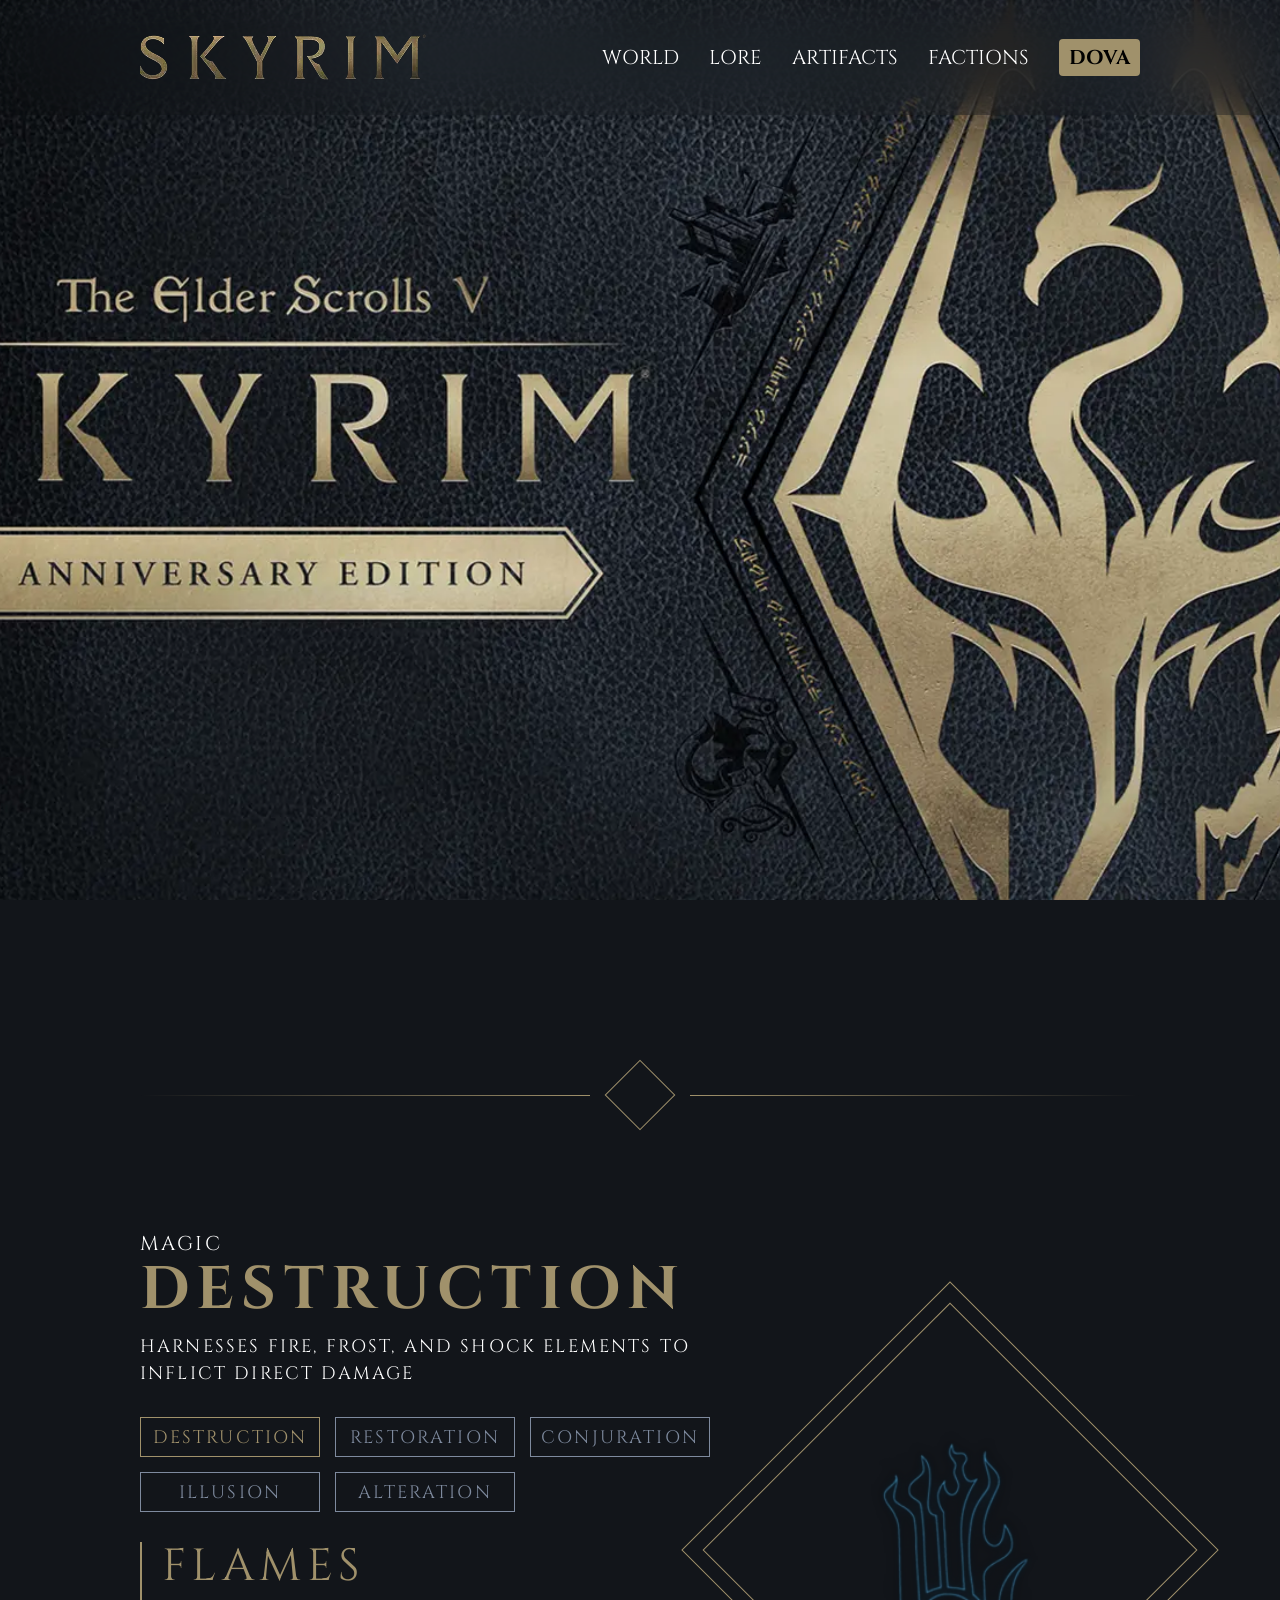
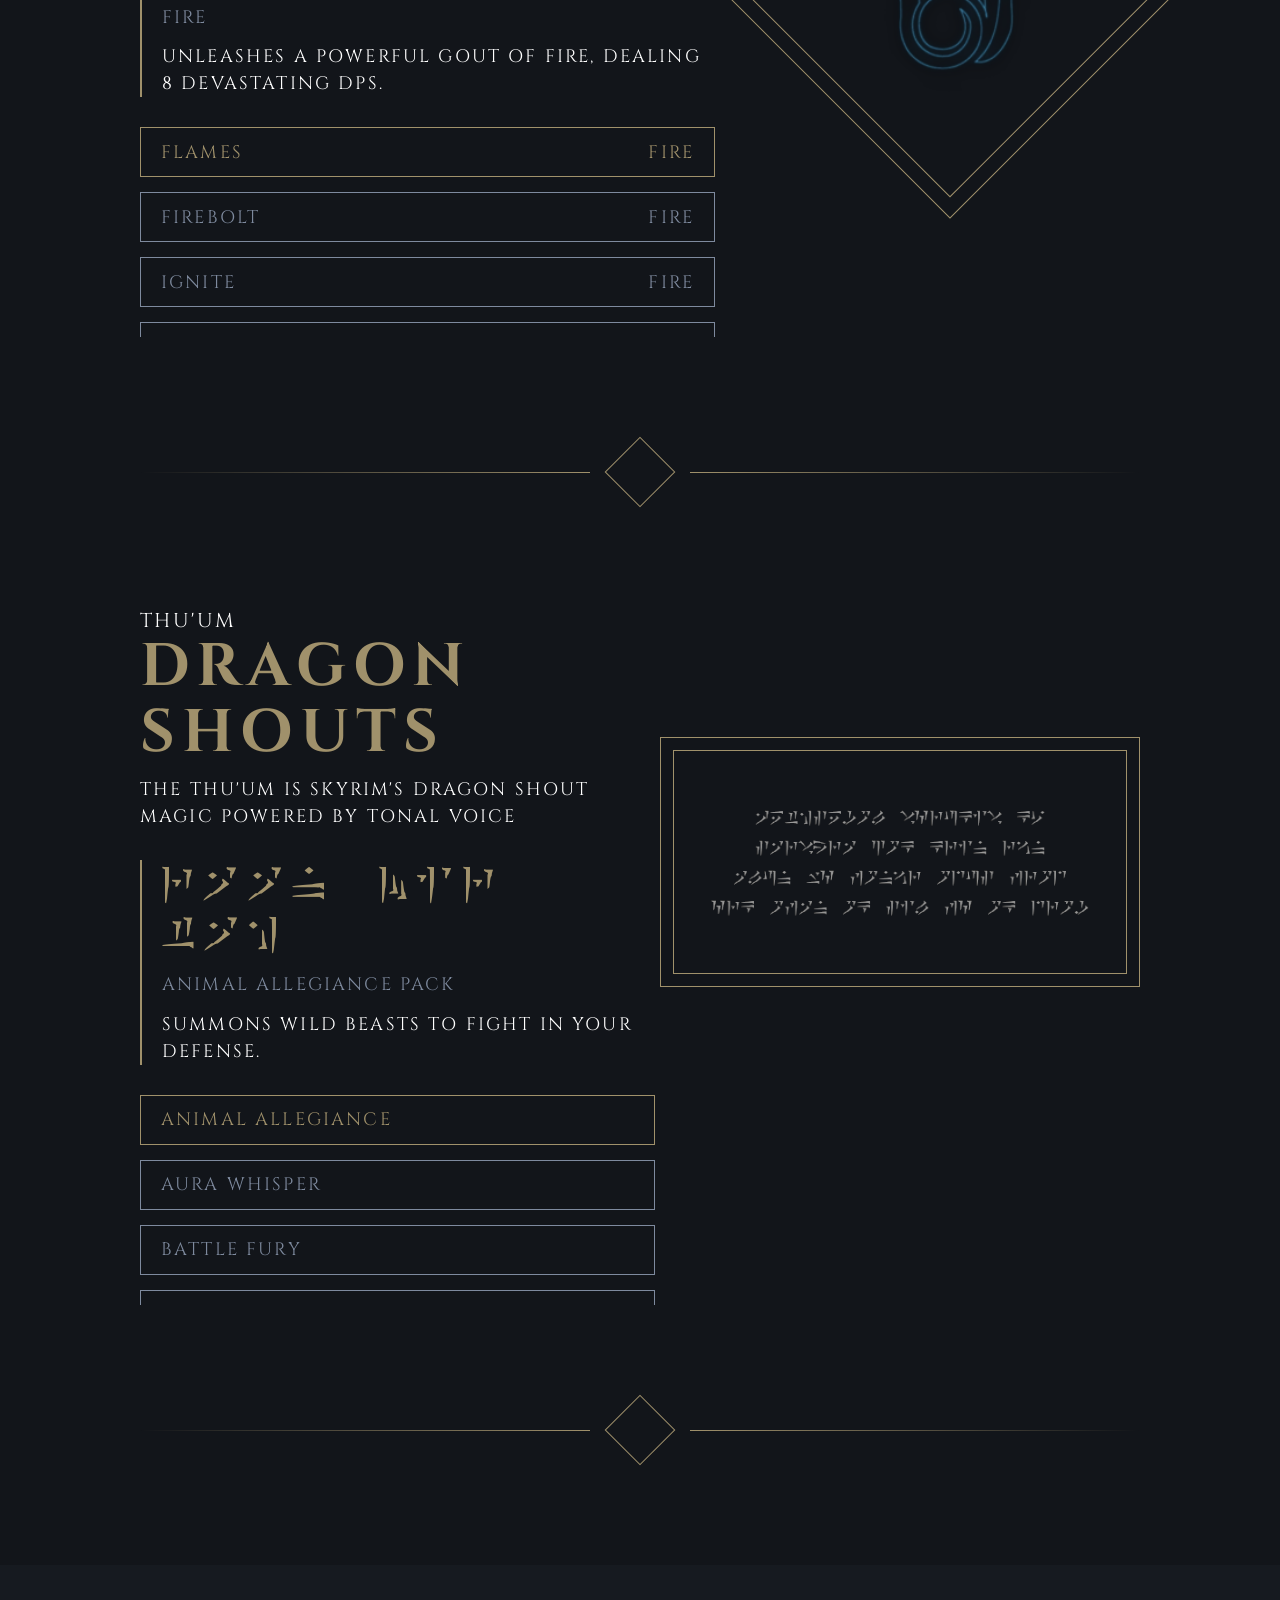
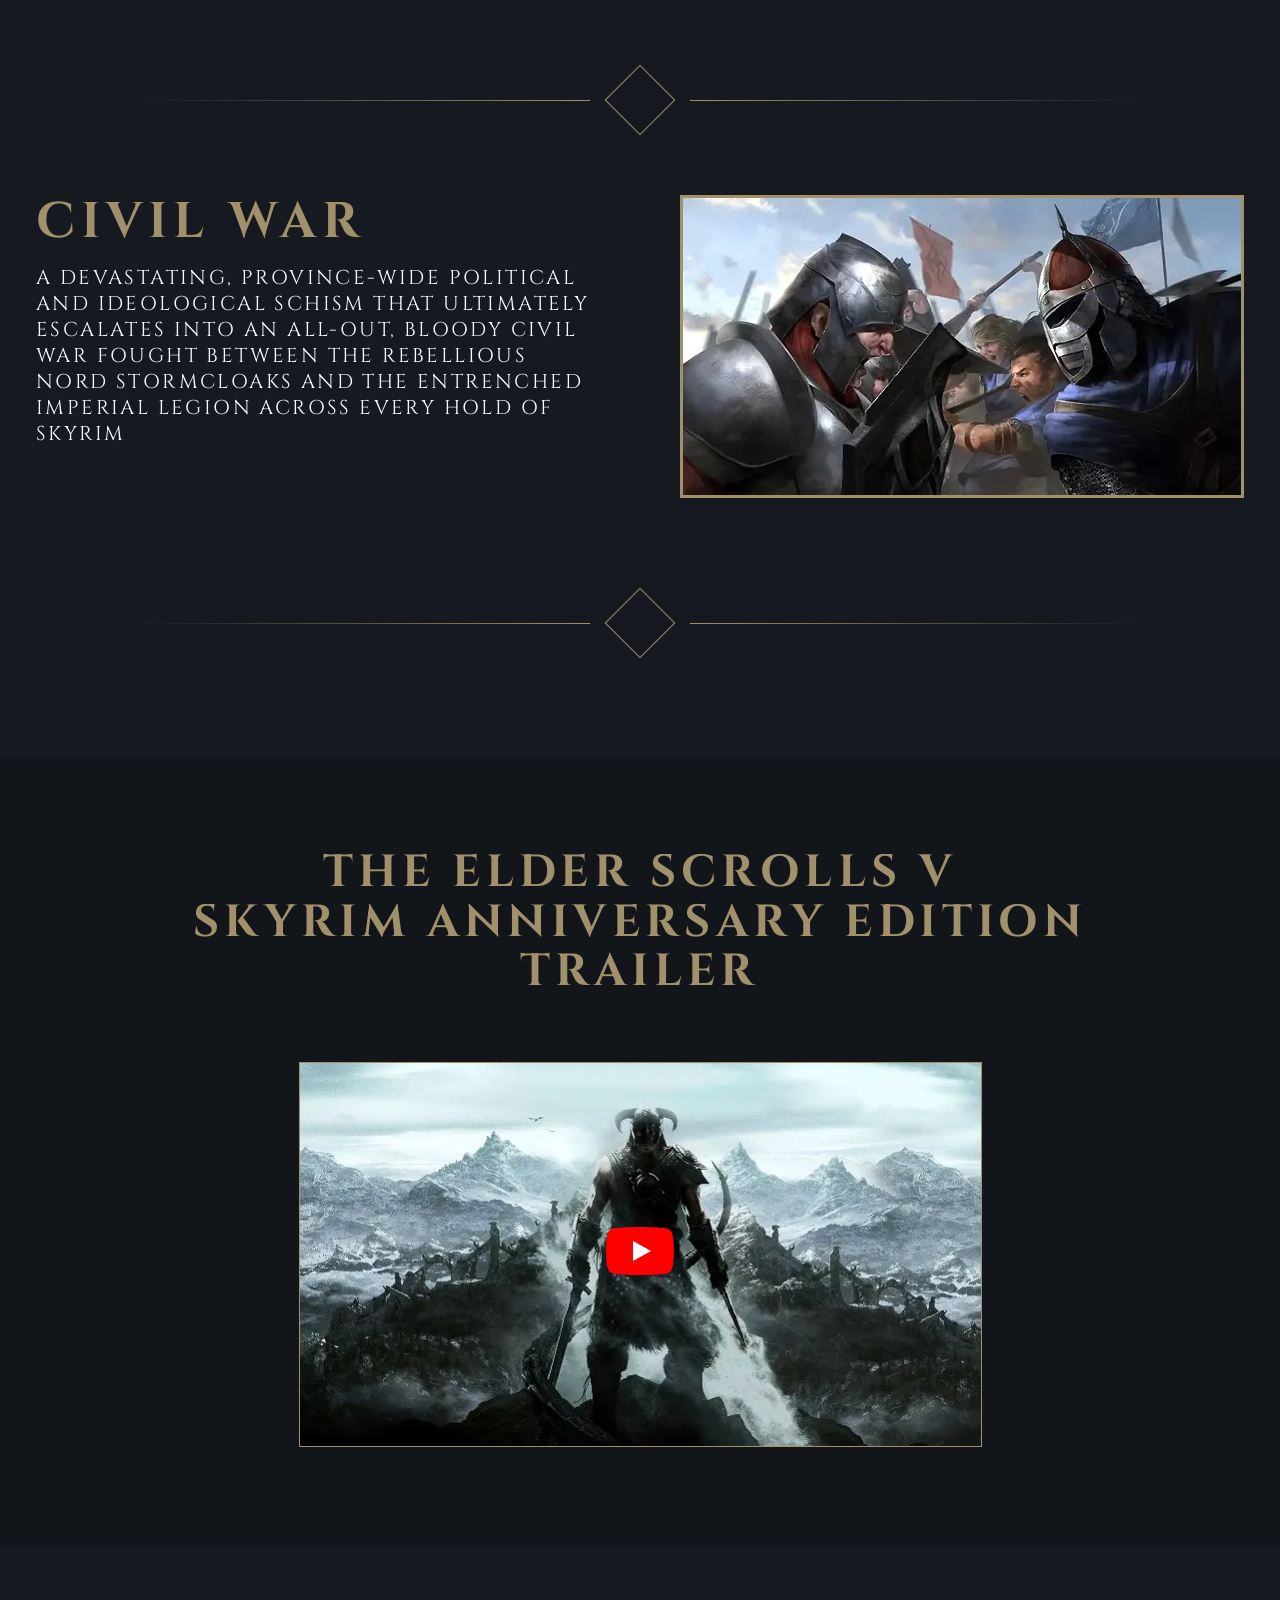
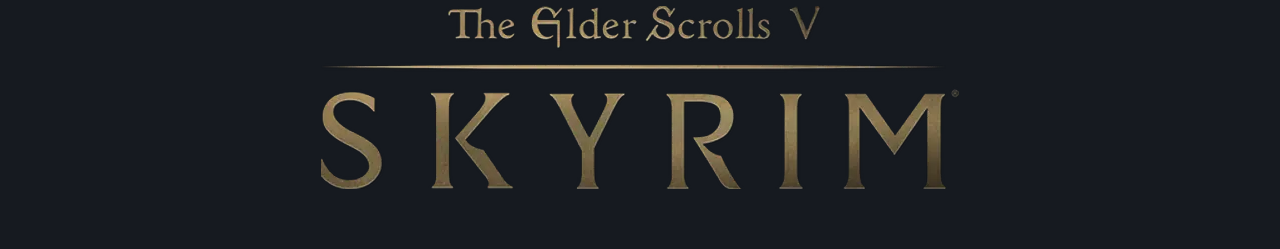
<file: index.html>
<!DOCTYPE html>
<html lang="en">
<head>
    <meta charset="UTF-8">
    <meta name="viewport" content="width=device-width, initial-scale=1.0">
    <title>Skyrim AE</title>
    <link rel="preconnect" href="https://fonts.googleapis.com">
    <link rel="preconnect" href="https://fonts.gstatic.com" crossorigin>
    <link href="https://fonts.googleapis.com/css2?family=Cinzel:wght@400;700&display=swap" rel="stylesheet">
    <link rel="stylesheet" href="css/core.css">
    <link rel="stylesheet" href="css/style.css">
</head>
<body>
    <div class="wrapper">
        <div class="header">
            <div class="container">
                <div class="inner_header">
                    <div class="header_logo">
                        <a href="index.html" class="logo_link">
                            <img src="images/hero/logo/logo_header.webp" alt="Skyrim Logo">
                        </a>
                    </div>
                    <div class="header_nav">
                        <a href="pages/world.html" class="nav_link">world</a>
                        <a href="pages/lore.html" class="nav_link">lore</a>
                        <a href="pages/artifacts.html" class="nav_link">artifacts</a>
                        <a href="#" class="nav_link">factions</a>
                        <div class="nav_link nav_btn" id="joinBtn">dova</div>
                    </div>
                </div>
            </div>
        </div>

        <div class="hero">
            <div class="container">
                <div class="inner_hero">
                </div>
            </div>
        </div>

        <div class="magic">
            <div class="container">
                <div class="inner_magic">
                    <div class="magic_divider space-70-110 fade-in-element">
                        <div class="divider_line left"></div>
                        <div class="divider_rhombus"></div>
                        <div class="divider_line right"></div>
                    </div>
                    <div class="magic_content">
                        <div class="magic_info fade-in-element">
                            <div class="magic_subtitle">magic</div>
                            <div class="magic_title" id="schoolTitle">schools</div>
                            <div class="magic_desc" id="schoolDesc">
                                skyrim has five magic schools grouped under the mage constellation
                            </div>
                            <div class="school_buttons" id="schoolButtons">
                                <div class="school_btn" data-school="destruction">destruction</div>
                                <div class="school_btn" data-school="restoration">restoration</div>
                                <div class="school_btn" data-school="conjuration">conjuration</div>
                                <div class="school_btn" data-school="illusion">illusion</div>
                                <div class="school_btn" data-school="alteration">alteration</div>
                            </div>
                            <div class="spell_details">
                                <div class="details_header">
                                    <div class="details_line"></div>
                                    <div class="details_text">
                                        <div class="spell_name" id="spellName">name</div>
                                        <div class="spell_type" id="spellType">type</div>
                                        <div class="spell_desc" id="spellDesc">the text of the selected spell will appear here</div>
                                    </div>
                                </div>
                            </div>
                            <div class="spells_list" id="spellsList"></div>
                        </div>
                        <div class="magic_video_wrapper fade-in-element">
                            <div class="video_rhombus_outer">
                                <div class="video_rhombus_inner">
                                    <img id="schoolImage" src="" alt="School Image" class="school_dynamic_img">
                                </div>
                            </div>
                        </div>
                    </div>
                    <div class="magic_divider space-110-110 fade-in-element">
                        <div class="divider_line left"></div>
                        <div class="divider_rhombus"></div>
                        <div class="divider_line right"></div>
                    </div>
                    <div class="magic_content shout_content">
                        <div class="magic_info fade-in-element">
                            <div class="magic_subtitle">thu'um</div>
                            <div class="magic_title">dragon shouts</div>
                            <div class="magic_desc">
                                the thu'um is skyrim's dragon shout magic powered by tonal voice
                            </div>
                            <div class="spell_details">
                                <div class="details_header">
                                    <div class="details_line"></div>
                                    <div class="details_text">
                                        <div class="spell_name active dragon-runes" id="shoutDragonWord">dragon word</div>
                                        <div class="spell_type" id="shoutTranslation">translation</div>
                                        <div class="spell_desc" id="shoutDesc">the text of the selected spell will appear here</div>
                                    </div>
                                </div>
                            </div>
                            <div class="spells_list shouts_list" id="shoutsList"></div>
                        </div>
                        <div class="magic_video_wrapper fade-in-element">
                            <div class="video_rhombus_outer">
                                <div class="video_rhombus_inner">
                                    <img id="shoutImage" src="" alt="Shout Image" class="shout_dynamic_img">
                                </div>
                            </div>
                        </div>
                    </div>
                    <div class="magic_divider space-70-110 fade-in-element">
                        <div class="divider_line left"></div>
                        <div class="divider_rhombus"></div>
                        <div class="divider_line right"></div>
                    </div>
                </div>
            </div>
        </div>
        <div class="history">
            <div class="container">
                <div class="inner_history">
                    <div class="magic_divider space-110-70 fade-in-element">
                        <div class="divider_line left"></div>
                        <div class="divider_rhombus"></div>
                        <div class="divider_line right"></div>
                    </div>
                    <div class="history_slider_section fade-in-element">
                        <div class="history_slider_container">
                            <div class="slider_arrow slider_prev" id="sliderPrev"></div>
                            <div class="history_slide_content">
                                <div class="history_text_block">
                                    <div class="history_title" id="historyTitle">civil war</div>
                                    <div class="history_desc" id="historyDesc">
                                        loading...
                                    </div>
                                </div>
                                <div class="history_image_wrapper">
                                    <img src="" alt="History Slide" id="historyImage">
                                </div>
                            </div>
                            <div class="slider_arrow slider_next" id="sliderNext"></div>
                        </div>
                    </div>
                    <div class="magic_divider space-70-110 fade-in-element">
                        <div class="divider_line left"></div>
                        <div class="divider_rhombus"></div>
                        <div class="divider_line right"></div>
                    </div>
                </div>
            </div>
        </div>
        <div class="trailer">
            <div class="container">
                <div class="inner_trailer fade-in-element">
                    <div class="trailer_title">
                        The Elder Scrolls V<br>
                        Skyrim Anniversary Edition Trailer
                    </div>
                    <div class="trailer_frame_wrapper" id="trailerWrapper">
                        <div class="trailer_poster" id="trailerPoster">
                            <img src="images/hero/intro.webp" alt="Skyrim Trailer Preview" class="trailer_image">
                            <div class="trailer_play_btn">
                                <svg viewBox="0 0 68 48" width="68" height="48">
                                    <path class="yt-btn-bg" d="M66.52,7.74c-0.78-2.93-2.49-5.41-5.42-6.19C55.79,.13,34,0,34,0S12.21,.13,6.9,1.55 C3.97,2.33,2.27,4.81,1.48,7.74C0.39,11.71,0,24,0,24s0.39,12.29,1.48,16.26c0.78,2.93,2.49,5.41,5.42,6.19 C12.21,47.87,34,48,34,48s21.79-0.13,27.1-1.55c2.93-0.78,4.64-3.26,5.42-6.19C67.61,36.29,68,24,68,24S67.61,11.71,66.52,7.74z" fill="#f00"></path>
                                    <path d="M 45,24 27,14 27,34 z" fill="#fff"></path>
                                </svg>
                            </div>
                        </div>
                        <iframe id="trailerIframe" src="" title="The Elder Scrolls V: Skyrim Anniversary Edition Trailer" allow="accelerometer; autoplay; clipboard-write; encrypted-media; gyroscope; picture-in-picture; web-share" allowfullscreen></iframe>
                    </div>
                </div>
            </div>
        </div>
        <div class="footer">
            <div class="container">
                <div class="inner_footert">
                    <a href="index.html" class="footer_logo" onclick="event.preventDefault(); window.scrollTo({top: 0, behavior: 'smooth'});">
                        <img src="images/hero/logo/logo_footer.webp" alt="Skyrim Footer Logo">
                    </a>
                </div>
            </div>
        </div>
        <div class="modal" id="joinModal">
            <div class="modal_dialog">
                <div class="modal_content">
                    <form class="join_form" id="joinForm">
                        <div class="modal_close" id="joinClose">&times;</div>
                        <div class="modal_divider">
                            <div class="divider_line left"></div>
                            <div class="divider_rhombus"></div>
                            <div class="divider_line right"></div>
                        </div>
                        <div class="modal_title">dova</div>
                        <div class="modal_desc">enter your details to begin the journey</div>
                        <label>
                            <input 
                                type="text" 
                                id="joinName" 
                                name="name" 
                                placeholder="your name" 
                                required 
                                class="modal_input"
                            >
                        </label>
                        <label>
                            <input 
                                type="email" 
                                id="joinEmail" 
                                name="email" 
                                placeholder="your email" 
                                required 
                                class="modal_input"
                            >
                        </label>
                        <label>
                            <input 
                                type="tel" 
                                id="joinNumber" 
                                name="number" 
                                placeholder="your number" 
                                required 
                                class="modal_input"
                            >
                        </label>
                        <button type="submit" class="modal_submit">join now</button>
                        <div class="modal_divider bottom_divider">
                            <div class="divider_line left"></div>
                            <div class="divider_rhombus"></div>
                            <div class="divider_line right"></div>
                        </div>
                    </form>
                </div>
            </div>
        </div>
    </div>
    <script src="js/main.js"></script>
    <script src="js/modal.js"></script>
</body>
</html>
</file>
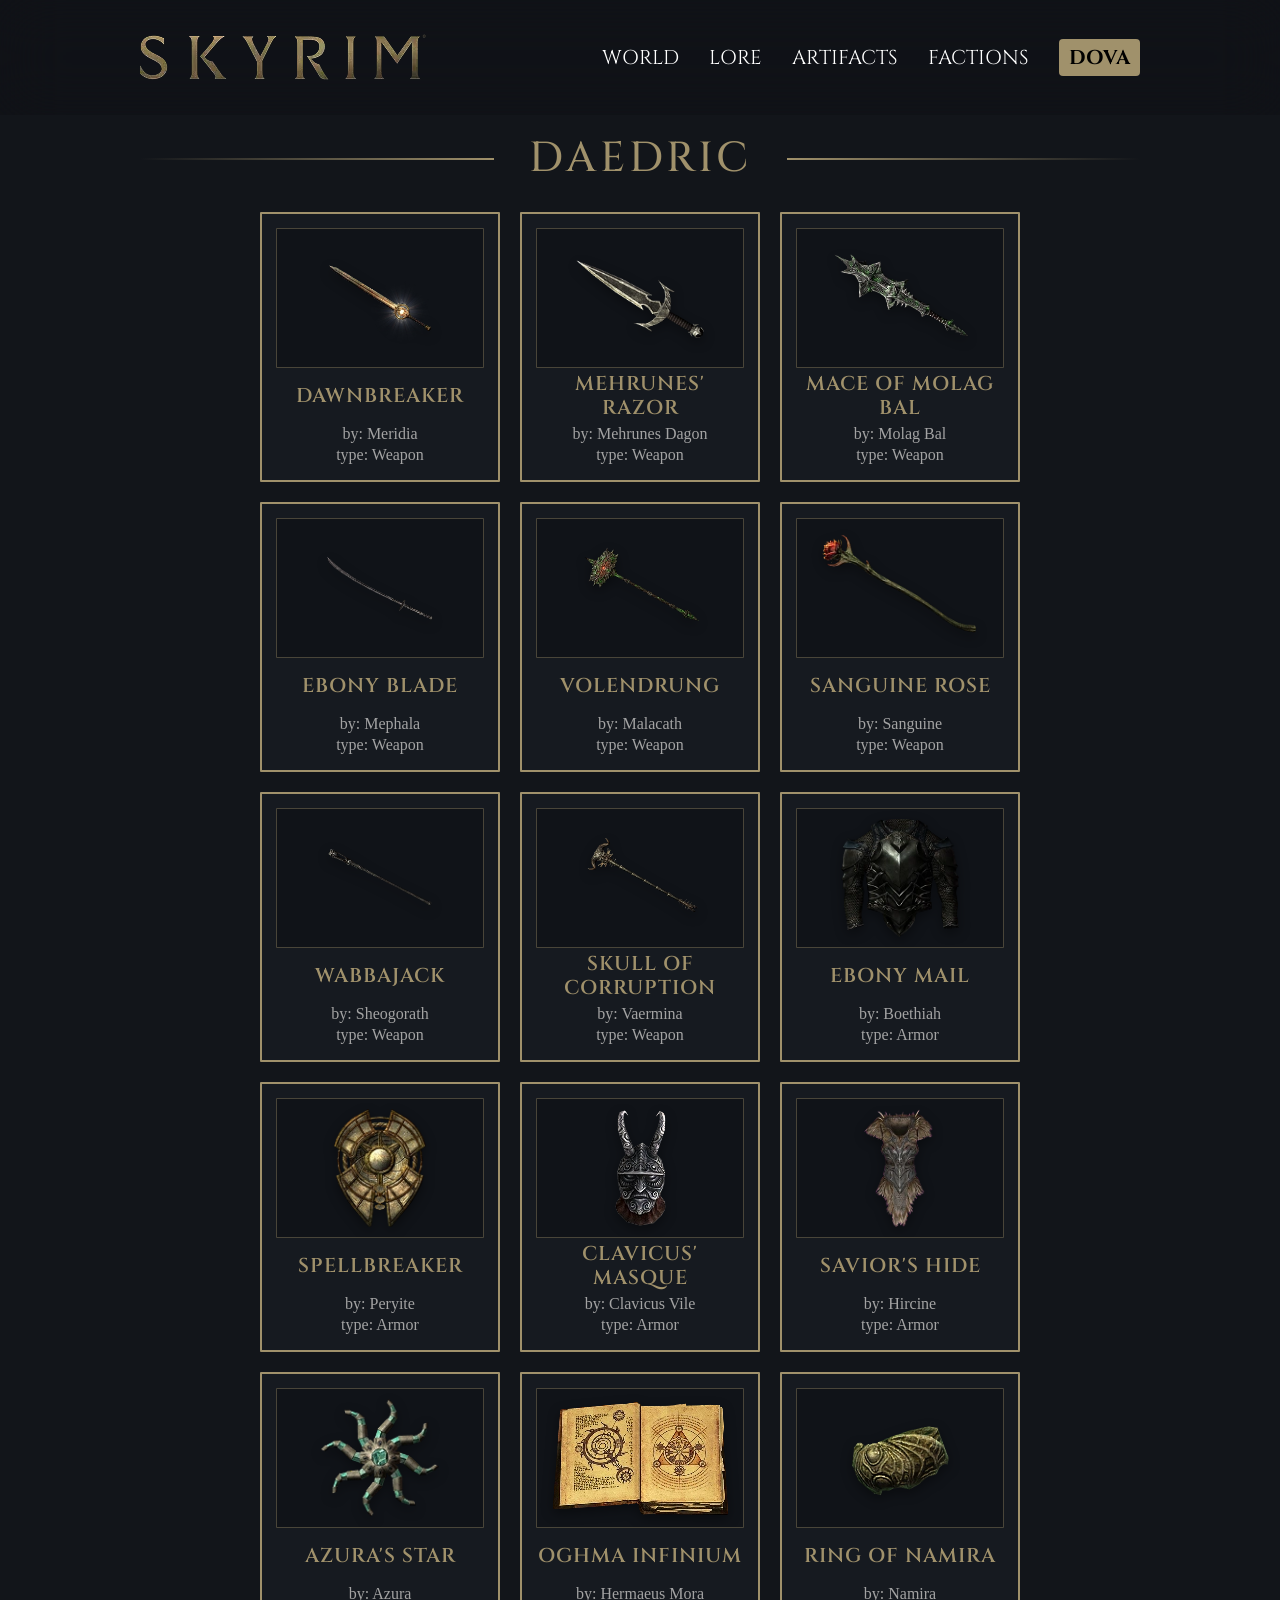
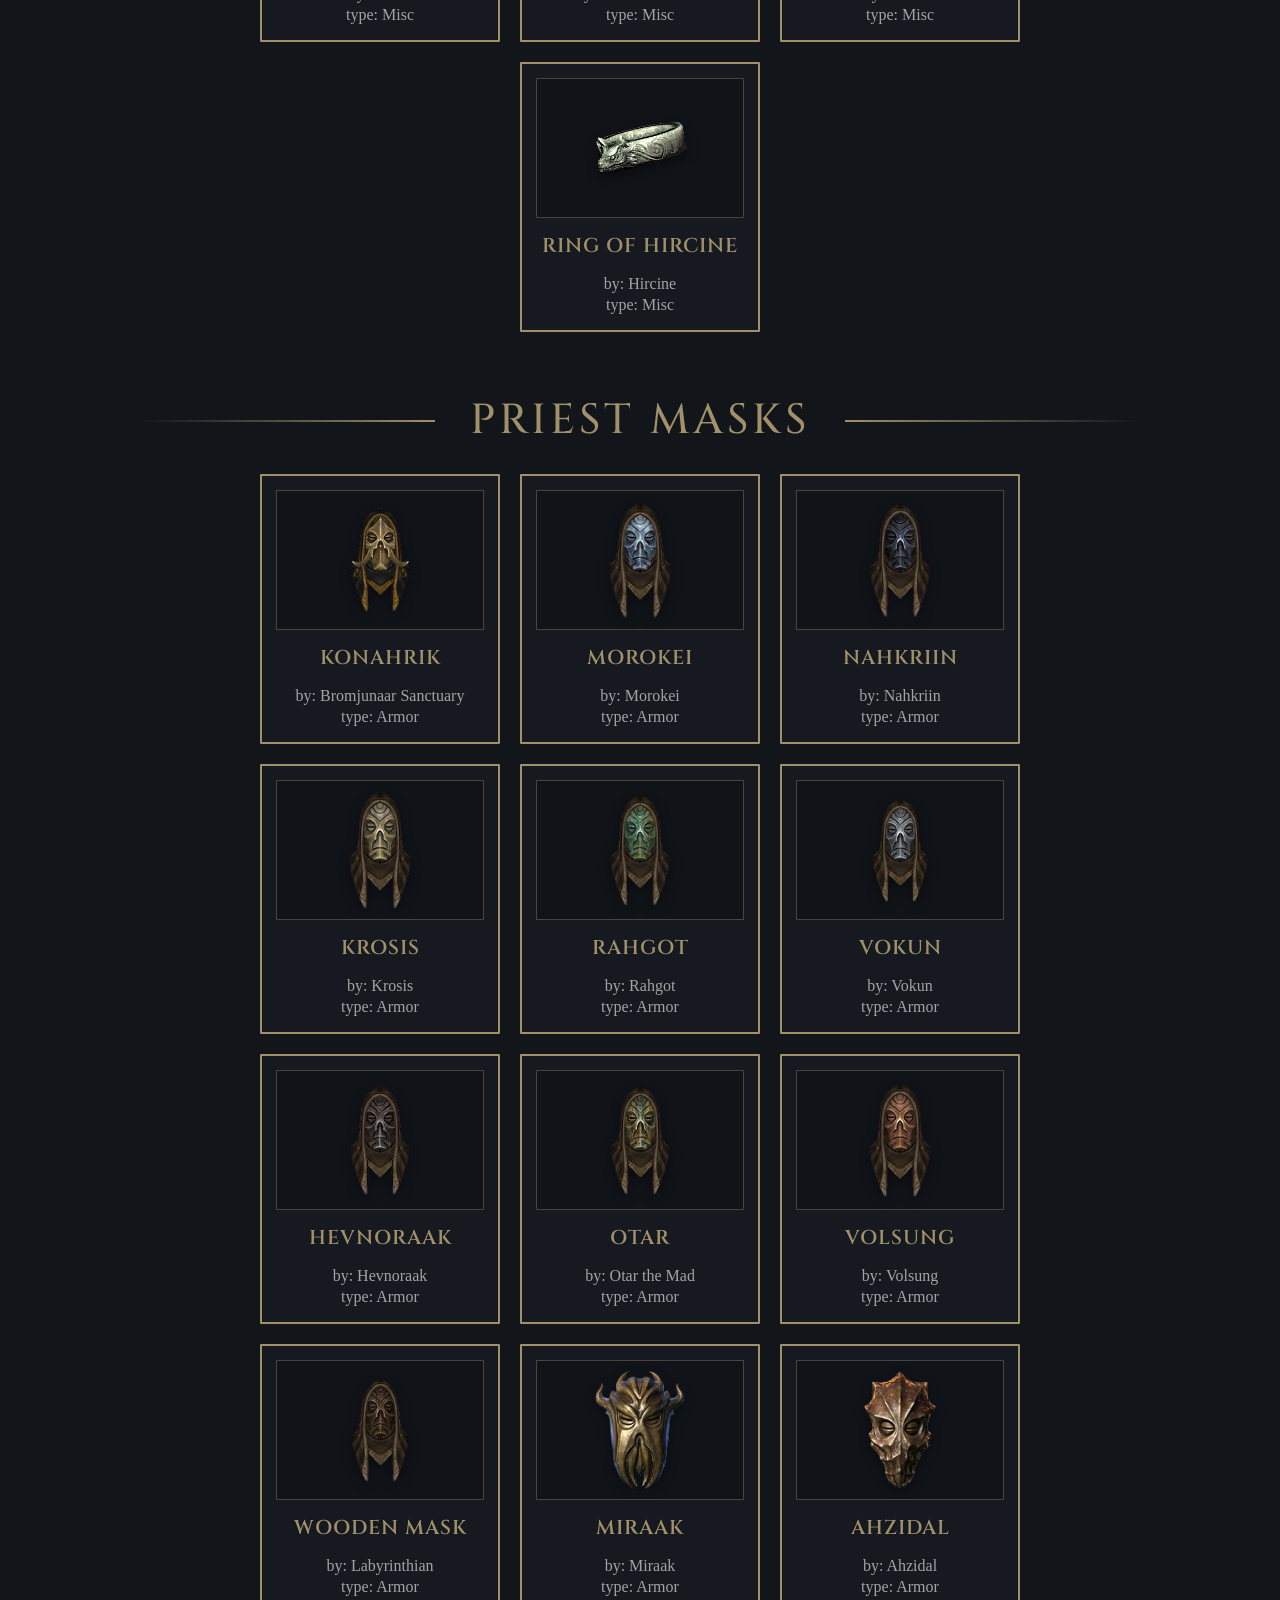
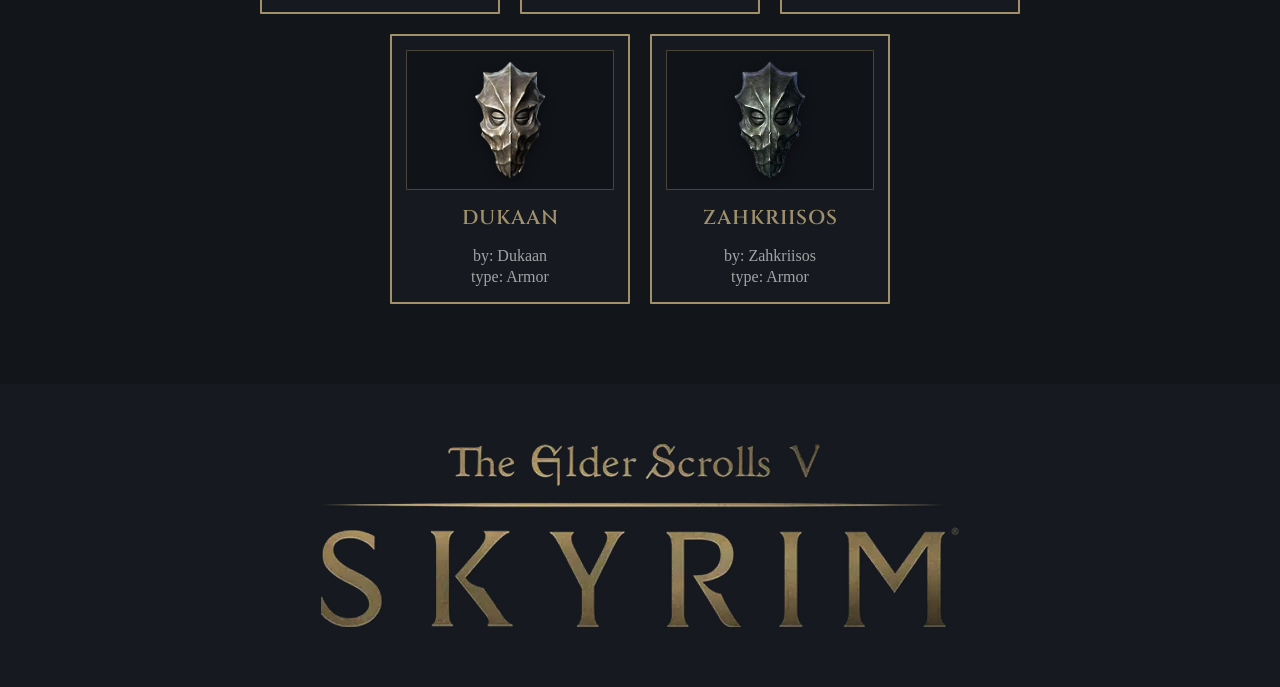
<file: pages/artifacts.html>
<!DOCTYPE html>
<html lang="en">
<head>
    <meta charset="UTF-8">
    <meta name="viewport" content="width=device-width, initial-scale=1.0">
    <title>Skyrim AE</title>
    <link rel="preconnect" href="https://fonts.googleapis.com">
    <link rel="preconnect" href="https://fonts.gstatic.com" crossorigin>
    <link href="https://fonts.googleapis.com/css2?family=Cinzel:wght@400;700&display=swap" rel="stylesheet">
    <link rel="stylesheet" href="../css/core.css">
    <link rel="stylesheet" href="../css/artifacts.css">
</head>
<body>
    <div class="wrapper">
        <div class="header">
            <div class="container">
                <div class="inner_header">
                    <div class="header_logo">
                        <a href="../index.html" class="logo_link">
                            <img src="../images/hero/logo/logo_header.webp" alt="Skyrim Logo">
                        </a>
                    </div>
                    <div class="header_nav">
                        <a href="world.html" class="nav_link">world</a>
                        <a href="lore.html" class="nav_link">lore</a>
                        <a href="artifacts.html" class="nav_link">artifacts</a>
                        <a href="#" class="nav_link">factions</a>
                        <div class="nav_link nav_btn" id="joinBtn">dova</div>
                    </div>
                </div>
            </div>
        </div>

        <div class="main">
            <div class="container">
                <div class="artifacts-section">
                    <div class="section-divider">
                        <h2>DAEDRIC</h2>
                    </div>
                    <div class="artifacts-grid" id="daedricGrid"></div>
                </div>
                <div class="artifacts-section">
                    <div class="section-divider">
                        <h2>PRIEST MASKS</h2>
                    </div>
                    <div class="artifacts-grid" id="priestGrid"></div>
                </div>
            </div>
        </div>

        <div class="footer">
            <div class="container">
                <div class="inner_footert">
                    <a href="../index.html" class="footer_logo" onclick="event.preventDefault(); window.scrollTo({top: 0, behavior: 'smooth'});">
                        <img src="../images/hero/logo/logo_footer.webp" alt="Skyrim Footer Logo">
                    </a>
                </div>
            </div>
        </div>

        <div class="modal" id="joinModal">
            <div class="modal_dialog">
                <div class="modal_content">
                    <form class="join_form" id="joinForm">
                        <div class="modal_close" id="joinClose">&times;</div>
                        <div class="modal_divider">
                            <div class="divider_line left"></div>
                            <div class="divider_rhombus"></div>
                            <div class="divider_line right"></div>
                        </div>
                        <div class="modal_title">dova</div>
                        <div class="modal_desc">enter your details to begin the journey</div>
                        <label>
                            <input 
                                type="text" 
                                id="joinName" 
                                name="name" 
                                placeholder="your name" 
                                required 
                                class="modal_input"
                            >
                        </label>
                        <label>
                            <input 
                                type="email" 
                                id="joinEmail" 
                                name="email" 
                                placeholder="your email" 
                                required 
                                class="modal_input"
                            >
                        </label>
                        <label>
                            <input 
                                type="tel" 
                                id="joinNumber" 
                                name="number" 
                                placeholder="your number" 
                                required 
                                class="modal_input"
                            >
                        </label>
                        <button type="submit" class="modal_submit">join now</button>
                        <div class="modal_divider bottom_divider">
                            <div class="divider_line left"></div>
                            <div class="divider_rhombus"></div>
                            <div class="divider_line right"></div>
                        </div>
                    </form>
                </div>
            </div>
        </div>
    </div>

    <script src="../js/artifacts.js"></script>
    <script src="../js/modal.js"></script>
</body>
</html>
</file>
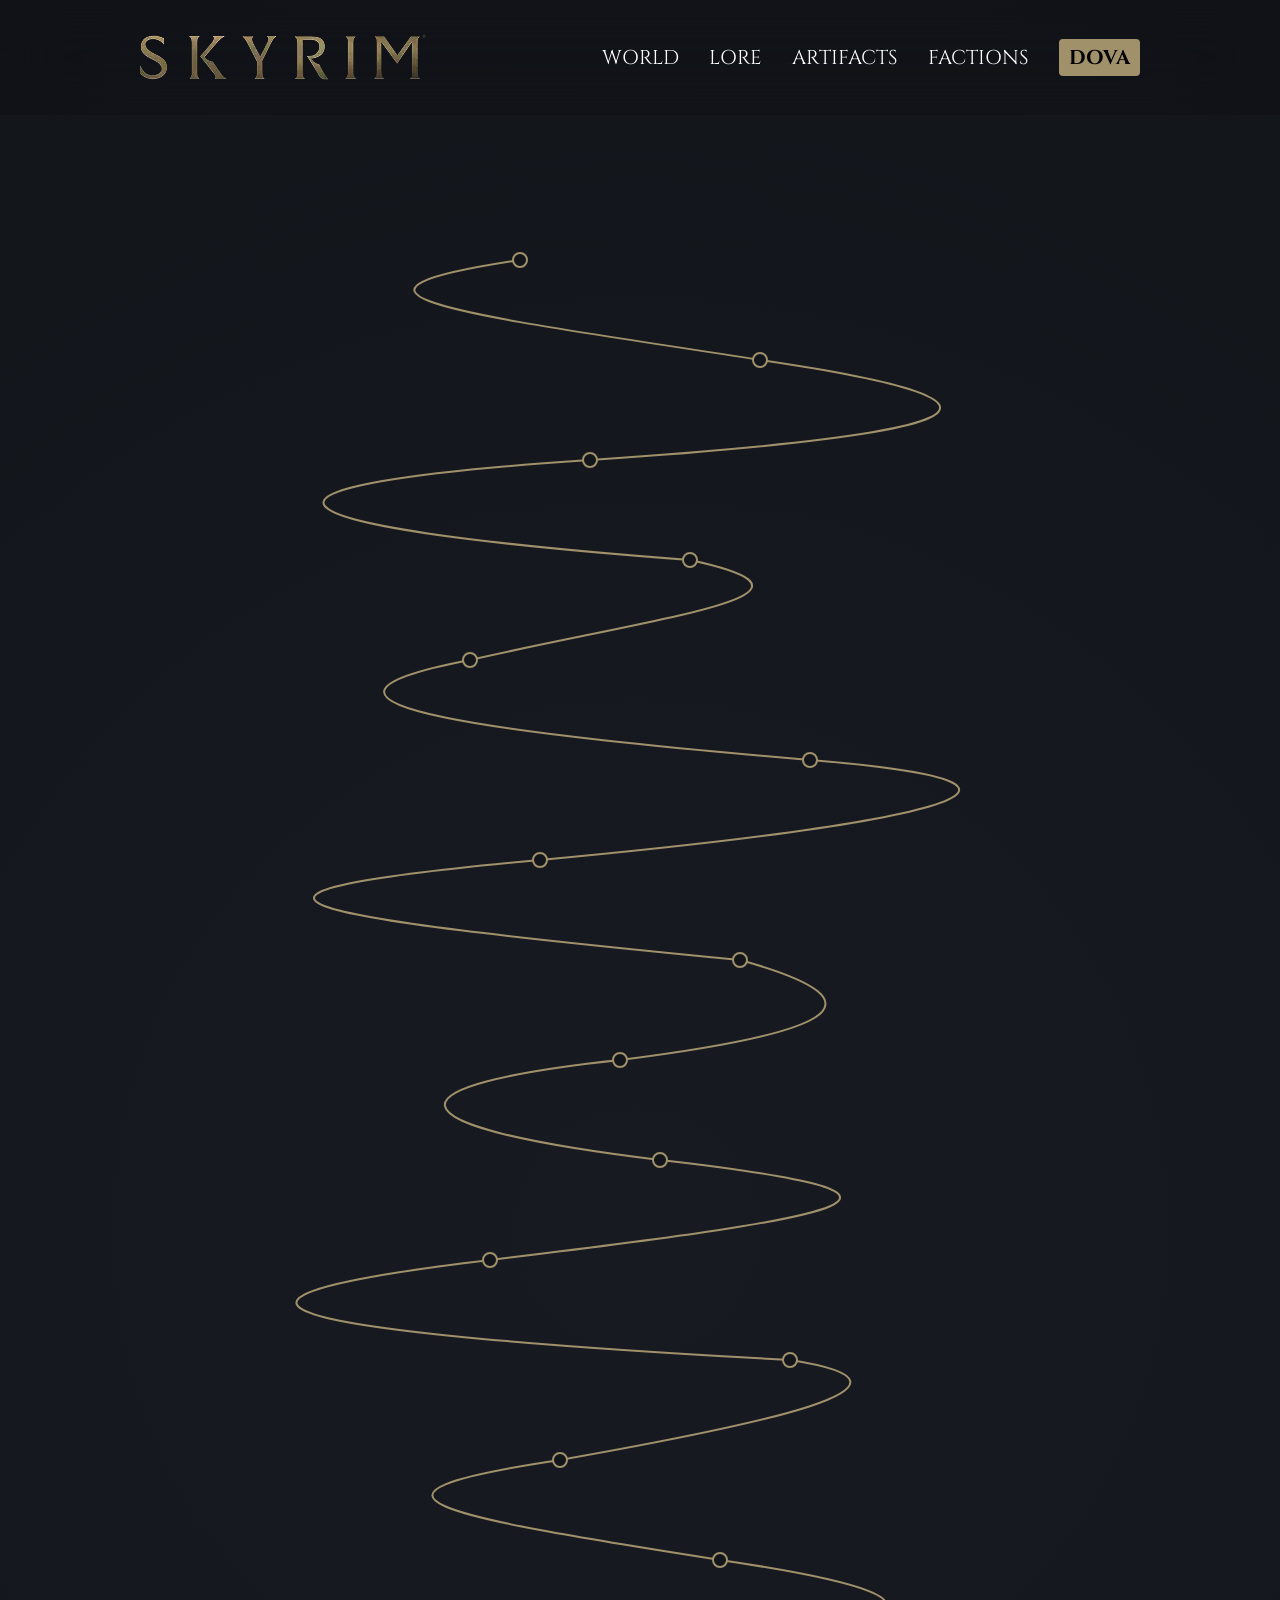
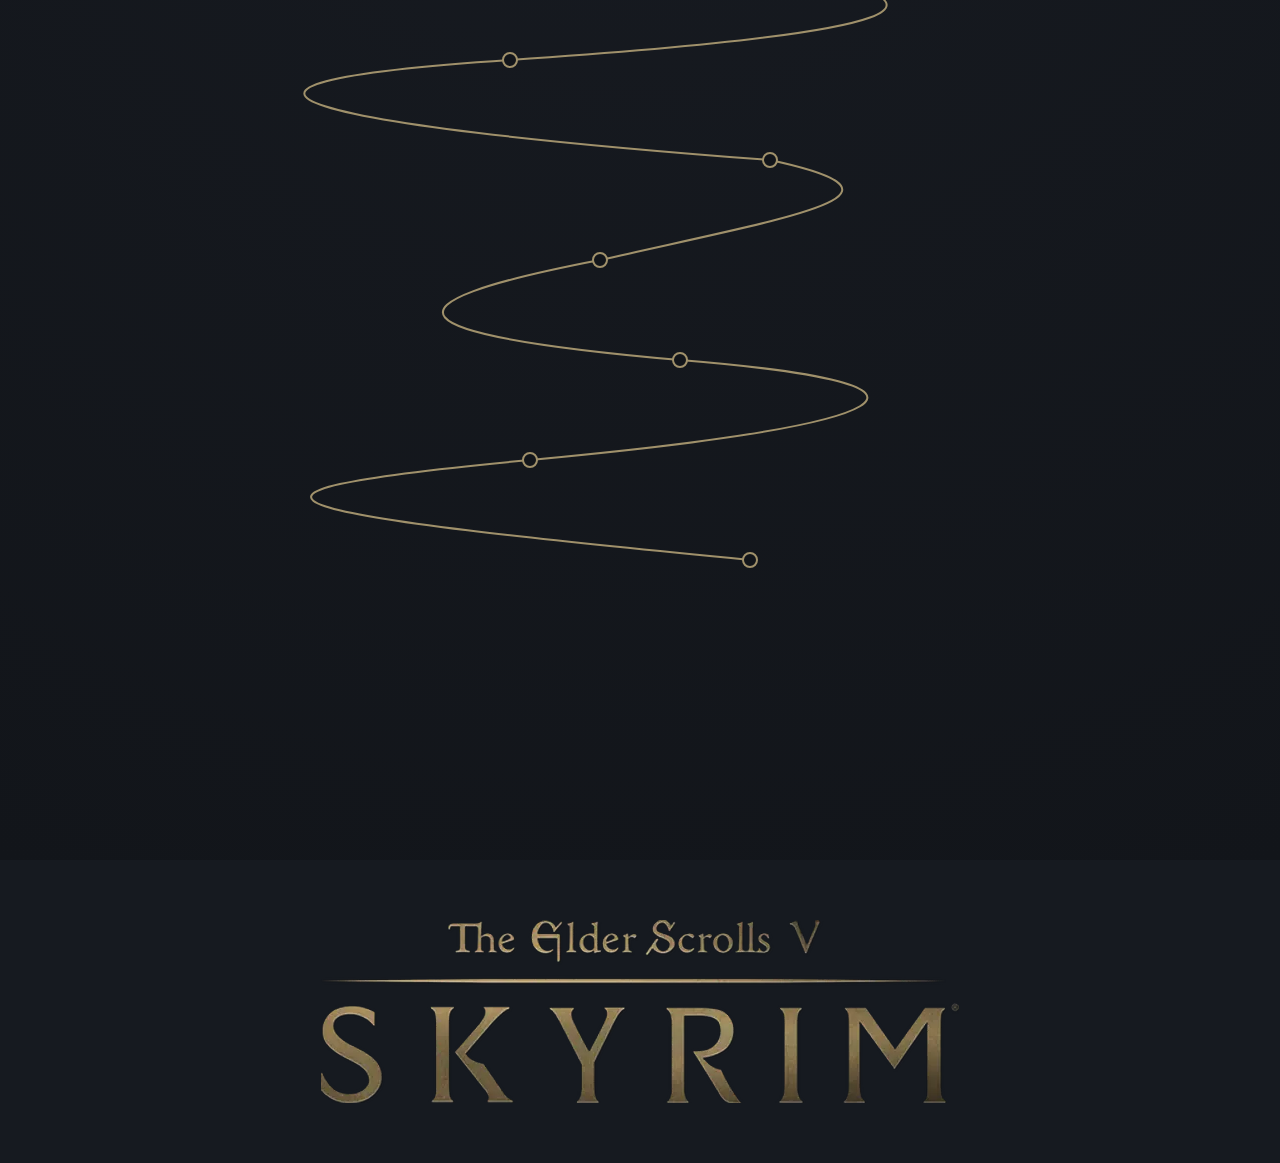
<file: pages/lore.html>
<!DOCTYPE html>
<html lang="en">
<head>
    <meta charset="UTF-8">
    <meta name="viewport" content="width=device-width, initial-scale=1.0">
    <title>Skyrim AE</title>
    <link rel="preconnect" href="https://fonts.googleapis.com">
    <link rel="preconnect" href="https://fonts.gstatic.com" crossorigin>
    <link href="https://fonts.googleapis.com/css2?family=Cinzel:wght@400;700&display=swap" rel="stylesheet">
    <link rel="stylesheet" href="../css/core.css">
    <link rel="stylesheet" href="../css/lore.css">
</head>
<body>
    <div class="wrapper">
        <div class="header">
            <div class="container">
                <div class="inner_header">
                    <div class="header_logo">
                        <a href="../index.html" class="logo_link">
                            <img src="../images/hero/logo/logo_header.webp" alt="Skyrim Logo">
                        </a>
                    </div>
                    <div class="header_nav">
                        <a href="world.html" class="nav_link">world</a>
                        <a href="lore.html" class="nav_link">lore</a>
                        <a href="artifacts.html" class="nav_link">artifacts</a>
                        <a href="#" class="nav_link">factions</a>
                        <div class="nav_link nav_btn" id="joinBtn">dova</div>
                    </div>
                </div>
            </div>
        </div>

        <div class="main">
            <div class="container">
                <div class="timeline-container" id="timelineContainer">
                    <svg class="timeline-svg" id="timelineSvg"></svg>
                    <div class="timeline-nodes" id="timelineNodes"></div>
                </div>
            </div>
        </div>

        <div class="footer">
            <div class="container">
                <div class="inner_footert">
                    <a href="../index.html" class="footer_logo" onclick="event.preventDefault(); window.scrollTo({top: 0, behavior: 'smooth'});">
                        <img src="../images/hero/logo/logo_footer.webp" alt="Skyrim Footer Logo">
                    </a>
                </div>
            </div>
        </div>

        <div class="modal" id="joinModal">
            <div class="modal_dialog">
                <div class="modal_content">
                    <form class="join_form" id="joinForm">
                        <div class="modal_close" id="joinClose">&times;</div>
                        <div class="modal_divider">
                            <div class="divider_line left"></div>
                            <div class="divider_rhombus"></div>
                            <div class="divider_line right"></div>
                        </div>
                        <div class="modal_title">dova</div>
                        <div class="modal_desc">enter your details to begin the journey</div>
                        <label>
                            <input 
                                type="text" 
                                id="joinName" 
                                name="name" 
                                placeholder="your name" 
                                required 
                                class="modal_input"
                            >
                        </label>
                        <label>
                            <input 
                                type="email" 
                                id="joinEmail" 
                                name="email" 
                                placeholder="your email" 
                                required 
                                class="modal_input"
                            >
                        </label>
                        <label>
                            <input 
                                type="tel" 
                                id="joinNumber" 
                                name="number" 
                                placeholder="your number" 
                                required 
                                class="modal_input"
                            >
                        </label>
                        <button type="submit" class="modal_submit">join now</button>
                        <div class="modal_divider bottom_divider">
                            <div class="divider_line left"></div>
                            <div class="divider_rhombus"></div>
                            <div class="divider_line right"></div>
                        </div>
                    </form>
                </div>
            </div>
        </div>
    </div>

    <script src="../js/lore.js"></script>
    <script src="../js/modal.js"></script>
</body>
</html>
</file>
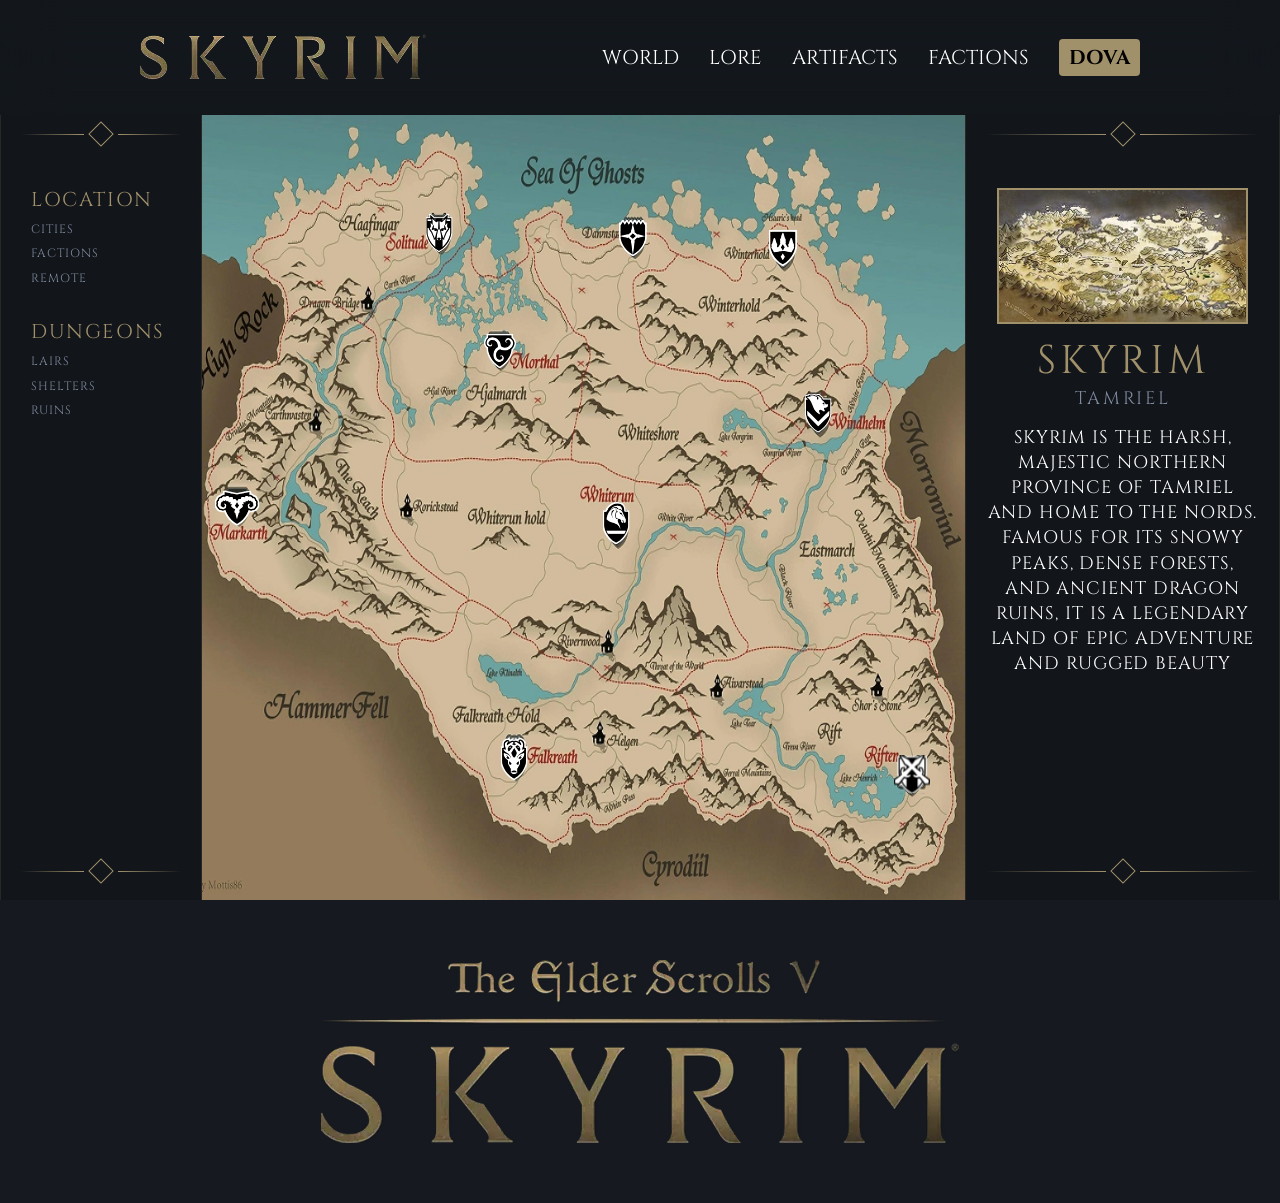
<file: pages/world.html>
<!DOCTYPE html>
<html lang="en">
<head>
    <meta charset="UTF-8">
    <meta name="viewport" content="width=device-width, initial-scale=1.0">
    <title>Skyrim AE</title>
    <link rel="preconnect" href="https://fonts.googleapis.com">
    <link rel="preconnect" href="https://fonts.gstatic.com" crossorigin>
    <link href="https://fonts.googleapis.com/css2?family=Cinzel:wght@400;700&display=swap" rel="stylesheet">
    <link rel="stylesheet" href="../css/core.css">
    <link rel="stylesheet" href="../css/world.css">
</head>
<body>
    <div class="wrapper">
        <div class="header">
            <div class="container">
                <div class="inner_header">
                    <div class="header_logo">
                        <a href="../index.html" class="logo_link">
                            <img src="../images/hero/logo/logo_header.webp" alt="Skyrim Logo">
                        </a>
                    </div>
                    <div class="header_nav">
                        <a href="world.html" class="nav_link">world</a>
                        <a href="lore.html" class="nav_link">lore</a>
                        <a href="artifacts.html" class="nav_link">artifacts</a>
                        <a href="#" class="nav_link">factions</a>
                        <div class="nav_link nav_btn" id="joinBtn">dova</div>
                    </div>
                </div>
            </div>
        </div>

        <div class="main-content">
            <div class="container content-wrapper">
                <div class="left-sidebar">
                    <div class="page-divider">
                        <div class="divider-line-left"></div>
                        <div class="divider-rhombus"></div>
                        <div class="divider-line-right"></div>
                    </div>
            
                    <div class="sidebar-block">
                        <div class="sidebar-heading">LOCATION</div>
                        <div class="sidebar-list">
                            <div class="sidebar-link">Cities</div>
                            <div class="sidebar-link">Factions</div>
                            <div class="sidebar-link">Remote</div>
                        </div>
                    </div>

                    <div class="sidebar-block">
                        <div class="sidebar-heading">DUNGEONS</div>
                        <div class="sidebar-list">
                            <div class="sidebar-link">Lairs</div>
                            <div class="sidebar-link">Shelters</div>
                            <div class="sidebar-link">Ruins</div>
                        </div>
                    </div>

                    <div class="page-divider">
                        <div class="divider-line-left"></div>
                        <div class="divider-rhombus"></div>
                        <div class="divider-line-right"></div>
                    </div>
                </div>
                <div class="map-section">
                    <div class="map-image-wrapper">
                        <div class="city-pin" data-city="solitude" style="top: 15%; left: 31.1%;" title="Solitude">
                            <img src="../images/world/logo/big-city/solitude.svg" alt="Solitude">
                        </div>
                        <div class="city-pin" data-city="dawnstar" style="top: 15.7%; left: 56.55%;;" title="Dawnstar">
                            <img src="../images/world/logo/big-city/dawnstar.svg" alt="Dawnstar">
                        </div>
                        <div class="city-pin" data-city="winterhold" style="top: 17%; left: 76.1%;" title="Winterhold">
                            <img src="../images/world/logo/big-city/winterhold.svg" alt="Winterhold">
                        </div>
                        <div class="city-pin" data-city="morthal" style="top: 30%; left: 39%;" title="Morthal">
                            <img src="../images/world/logo/big-city/morthal.svg" alt="Morthal">
                        </div>
                        <div class="city-pin" data-city="windhelm" style="top: 38%; left: 80.7%;" title="Windhelm">
                            <img src="../images/world/logo/big-city/windhelm.svg" alt="Windhelm">
                        </div>
                        <div class="city-pin" data-city="markarth" style="top: 50%; left: 4.55%;" title="Markarth">
                            <img src="../images/world/logo/big-city/markarth.svg" alt="Markarth">
                        </div>
                        <div class="city-pin" data-city="whiterun" style="top: 52%; left: 54.3%;" title="Whiterun">
                            <img src="../images/world/logo/big-city/whiterun.svg" alt="Whiterun">
                        </div>
                        <div class="city-pin" data-city="falkreath" style="top: 82%; left: 40.9%;" title="Falkreath">
                            <img src="../images/world/logo/big-city/falkreath.svg" alt="Falkreath">
                        </div>
                        <div class="city-pin" data-city="riften" style="top: 84%; left: 93%;" title="Riften">
                            <img src="../images/world/logo/big-city/riften.svg" alt="Riften">
                        </div>
                    </div>
                </div>

                <div class="right-sidebar">
                    <div class="page-divider">
                        <div class="divider-line-left"></div>
                        <div class="divider-rhombus"></div>
                        <div class="divider-line-right"></div>
                    </div>

                    <div class="right-content">
                        <div class="info-frame" id="info-image"></div>
                        <div id="info-name" class="info-title">SKYRIM</div>
                        <div id="info-region" class="info-subtitle">TAMRIEL</div>
                        <div id="info-desc" class="info-text">Loading...</div>
                    </div>

                    <div class="page-divider">
                        <div class="divider-line-left"></div>
                        <div class="divider-rhombus"></div>
                        <div class="divider-line-right"></div>
                    </div>
                </div>

            </div>
        </div>

        <div class="footer">
            <div class="container">
                <div class="inner_footert">
                    <a href="../index.html" class="footer_logo" onclick="event.preventDefault(); window.scrollTo({top: 0, behavior: 'smooth'});">
                        <img src="../images/hero/logo/logo_footer.webp" alt="Skyrim Footer Logo">
                    </a>
                </div>
            </div>
        </div>

        <div class="modal" id="joinModal">
            <div class="modal_dialog">
                <div class="modal_content">
                    <form class="join_form" id="joinForm">
                        <div class="modal_close" id="joinClose">&times;</div>
                        <div class="modal_divider">
                            <div class="divider_line left"></div>
                            <div class="divider_rhombus"></div>
                            <div class="divider_line right"></div>
                        </div>
                        <div class="modal_title">dova</div>
                        <div class="modal_desc">enter your details to begin the journey</div>
                        <label>
                            <input 
                                type="text" 
                                id="joinName" 
                                name="name" 
                                placeholder="your name" 
                                required 
                                class="modal_input"
                            >
                        </label>
                        <label>
                            <input 
                                type="email" 
                                id="joinEmail" 
                                name="email" 
                                placeholder="your email" 
                                required 
                                class="modal_input"
                            >
                        </label>
                        <label>
                            <input 
                                type="tel" 
                                id="joinNumber" 
                                name="number" 
                                placeholder="your number" 
                                required 
                                class="modal_input"
                            >
                        </label>
                        <button type="submit" class="modal_submit">join now</button>
                        <div class="modal_divider bottom_divider">
                            <div class="divider_line left"></div>
                            <div class="divider_rhombus"></div>
                            <div class="divider_line right"></div>
                        </div>
                    </form>
                </div>
            </div>
        </div>
    </div>

    <script src="../js/world.js"></script>
    <script src="../js/modal.js"></script>
</body>
</html>
</file>
<file: css/core.css>
:root {
    --color-gold: #A0916B;
    --color-gold-hover: #c4b387;
    --color-steel: #7E8A9E;
    --color-bg: #161A20;
    --color-bg-alt: #12151A;
    --color-white: #ffffff;
    --font-main: 'Cinzel', serif;

    --header-height: 115px;
    --container-max-width: 1440px;
    --container-padding: 140px;
}

* {
    margin: 0;
    padding: 0;
    box-sizing: border-box;
}

html, body {
    width: 100%;
    min-height: 100vh;
    background-color: var(--color-bg);
    color: var(--color-white);
    font-family: var(--font-main);
    overflow-x: hidden;
}

button {
    font-family: inherit;
    font-size: inherit;
    color: inherit;
    background: none;
    border: none;
    padding: 0;
    margin: 0;
    text-align: inherit;
    cursor: pointer;
}

:focus-visible {
    outline: 2px solid var(--color-gold);
    outline-offset: 3px;
}

.wrapper {
    width: 100%;
    position: relative;
    overflow: hidden;
    display: flex;
    flex-direction: column;
    min-height: 100vh;
}

.container {
    width: 100%;
    max-width: var(--container-max-width);
    margin: 0 auto;
    padding: 0 var(--container-padding);
}

.header {
    width: 100%;
    height: var(--header-height);
    position: fixed;
    top: 0;
    left: 0;
    z-index: 100;
    background: rgba(0, 0, 0, 0.1);
    backdrop-filter: blur(30px);
    -webkit-backdrop-filter: blur(30px);
    transition: transform 0.5s ease
}

.header.header-hidden {
    transform: translateY(-100%);
}

.inner_header {
    height: var(--header-height);
    display: flex;
    justify-content: space-between;
    align-items: center;
}

.header_logo {
    display: flex;
    align-items: center;
}

.header_logo img {
    height: 53px;
    width: auto;
    display: block;
}

.header_nav {
    display: flex;
    align-items: center;
    gap: 30px;
}

.nav_link {
    font-weight: 400;
    font-size: 20px;
    line-height: normal;
    letter-spacing: 0;
    color: var(--color-white);
    text-decoration: none;
    text-transform: uppercase;
    transition: color 0.3s ease, text-shadow 0.3s ease;
    cursor: pointer;
}

.nav_link:hover {
    color: var(--color-gold);
    text-shadow: 0 0 8px rgba(160, 145, 107, 0.4);
}

.nav_btn {
    display: inline-flex;
    justify-content: center;
    align-items: center;
    padding: 5px 10px;
    background-color: var(--color-gold);
    color: #000000;
    font-size: 20px;
    font-weight: 700;
    border-radius: 4px;
    transition: background-color 0.3s ease, box-shadow 0.3s ease;
}

.nav_btn:hover {
    color: #000000;
    background-color: var(--color-gold-hover);
    box-shadow: 0 0 10px rgba(160, 145, 107, 0.5);
    text-shadow: none;
}

.footer {
    width: 100%;
    background-color: var(--color-bg);
    padding-top: 60px;
    padding-bottom: 60px;
    margin-top: auto;
}

.inner_footer {
    display: flex;
    flex-direction: column;
    align-items: center;
    justify-content: center;
    gap: 25px;
    width: 100%;
}

.footer_logo {
    display: flex;
    justify-content: center;
    align-items: center;
    width: 100%;
    cursor: pointer;
}

.footer_logo img {
    max-width: 100%;
    height: auto;
}

.footer_logo:hover img {
    opacity: 1;
}

.fade-in-element {
    opacity: 0;
    transform: translateY(30px);
    transition: opacity 0.8s ease-out, transform 0.8s ease-out;
    will-change: opacity, transform;
}

.fade-in-element.is-visible {
    opacity: 1;
    transform: translateY(0);
}

.modal {
    position: fixed;
    top: 0;
    left: 0;
    width: 100%;
    height: 100%;
    background: rgba(10, 12, 15, 0.75);
    backdrop-filter: blur(8px);
    -webkit-backdrop-filter: blur(8px);
    z-index: 1000;
    opacity: 0;
    visibility: hidden;
    transition: opacity 0.35s ease, visibility 0.35s ease;
    overflow-y: auto;
}

.modal.is-open {
    opacity: 1;
    visibility: visible;
}

.modal_dialog {
    height: 100%;
    display: flex;
    justify-content: center;
    align-items: center;
    padding: 0 20px;
    box-sizing: border-box;
}

.modal_content {
    position: relative;
    width: 480px;
    max-width: 100%;
    background-color: var(--color-bg-alt);
    border: 1px solid var(--color-gold);
    padding: 50px 50px 45px;
    box-shadow: 0 0 40px rgba(0, 0, 0, 0.6);
    transform: translateY(30px) scale(0.96);
    transition: transform 0.35s ease;
}

.modal.is-open .modal_content {
    transform: translateY(0) scale(1);
}

.modal_close {
    position: absolute;
    top: 18px;
    right: 22px;
    font-size: 28px;
    line-height: 1;
    color: var(--color-steel);
    cursor: pointer;
    transition: color 0.3s ease, text-shadow 0.3s ease;
    font-family: var(--font-main);
    z-index: 10;
}

.modal_close:hover {
    color: var(--color-gold);
    text-shadow: 0 0 8px rgba(160, 145, 107, 0.4);
}

.modal_divider {
    display: flex;
    align-items: center;
    justify-content: center;
    width: 100%;
    margin-bottom: 15px;
}

.modal_divider .divider_rhombus {
    width: 30px;
    height: 30px;
}

.modal_divider.bottom_divider {
    margin-top: 15px;
    margin-bottom: 0;
}

.modal_title {
    font-size: 60px;
    font-weight: 700;
    color: var(--color-gold);
    line-height: 1.1;
    letter-spacing: 0.12em;
    text-transform: uppercase;
    text-align: center;
}

.modal_desc {
    font-size: 20px;
    color: var(--color-white);
    letter-spacing: 0.1em;
    line-height: 150%;
    text-transform: uppercase;
    opacity: 0.75;
    margin-bottom: 15px;
    text-align: center;
}

.join_form {
    display: flex;
    flex-direction: column;
    gap: 22px;
    width: 100%;
}

.modal_content label {
    display: flex;
    flex-direction: column;
    align-items: flex-start;
    gap: 8px;
    width: 100%;
    font-size: 14px;
    color: var(--color-steel);
    letter-spacing: 0.15em;
    text-transform: uppercase;
}

.modal_input {
    width: 100%;
    background: transparent;
    border: none;
    border-bottom: 1px solid var(--color-steel);
    color: var(--color-white);
    font-family: var(--font-main);
    font-size: 17px;
    letter-spacing: 0.08em;
    padding: 8px 2px;
    transition: border-color 0.3s ease;
}

.modal_input::placeholder {
    color: var(--color-steel);
    opacity: 0.5;
    text-transform: none;
    letter-spacing: 0.04em;
}

.modal_input:focus {
    outline: none;
    border-color: var(--color-gold);
}

.modal_input:focus ~ label,
.modal_content label:focus-within {
    color: var(--color-gold);
}

.modal_submit {
    display: flex;
    align-items: center;
    justify-content: center;
    text-align: center;
    margin-top: 10px;
    width: 100%;
    height: 46px;
    background-color: var(--color-gold);
    color: #000000;
    font-size: 18px;
    font-weight: 700;
    letter-spacing: 0.12em;
    text-transform: uppercase;
    border-radius: 4px;
    border: none;
    cursor: pointer;
    transition: background-color 0.3s ease, box-shadow 0.3s ease;
}

.modal_submit:hover {
    background-color: var(--color-gold-hover);
    box-shadow: 0 0 10px rgba(160, 145, 107, 0.5);
}

@media (max-width: 560px) {
    .modal_content {
        padding: 40px 25px 35px;
    }

    .modal_title {
        font-size: 34px;
    }
}
</file>
<file: css/style.css>
@font-face {
    font-family: 'DragonRunes';
    src: url('../fonts/Dovahkiin.otf') format('opentype');
    font-weight: normal;
    font-style: normal;
}

.dragon-runes {
    font-family: 'DragonRunes', serif !important;
    font-size: 52px;
    letter-spacing: 0.15em;
    color: var(--color-gold);
}

.hero {
    width: 100%;
    height: 100vh;
    min-height: 800px;
    background: url('../images/hero/hero_photo.webp') center/cover no-repeat;
    position: relative;
}

.inner_hero {
    height: 100%;
    padding-top: var(--header-height);
}

.magic {
    width: 100%;
    background-color: var(--color-bg-alt);
    padding-top: 70px;
    padding-bottom: 0px;
}

.inner_magic {
    display: flex;
    flex-direction: column;
    width: 100%;
}

.magic_divider {
    display: flex;
    align-items: center;
    justify-content: center;
    width: 100%;
}

.magic_divider.space-70-110 {
    margin-top: 100px;
    margin-bottom: 110px;
}

.magic_divider.space-110-70 {
    margin-top: 110px;
    margin-bottom: 70px;
}

.magic_divider.space-110-110 {
    margin-top: 110px;
    margin-bottom: 110px;
}

.divider_rhombus {
    width: 50px;
    height: 50px;
    border: 1px solid var(--color-gold);
    transform: rotate(45deg);
    flex-shrink: 0;
}

.divider_line {
    flex-grow: 1;
    height: 1px;
}

.divider_line.left {
    margin-right: 25px;
    background: linear-gradient(90deg, transparent 0%, var(--color-gold) 100%);
}

.divider_line.right {
    margin-left: 25px;
    background: linear-gradient(90deg, var(--color-gold) 0%, transparent 100%);
}

.magic_content {
    display: flex;
    justify-content: space-between;
    align-items: flex-start;
    position: relative;
    width: 100%;
}

.magic_info {
    width: 580px;
    display: flex;
    flex-direction: column;
    margin-left: 0;
}

.magic_subtitle {
    font-size: 20px;
    color: var(--color-white);
    text-transform: uppercase;
    letter-spacing: 0.12em;
}

.magic_title {
    font-size: 60px;
    font-weight: 700;
    color: var(--color-gold);
    line-height: 1.1;
    letter-spacing: 0.12em;
    text-transform: uppercase;
    margin-bottom: 10px;
}

.magic_desc {
    font-size: 18px;
    color: var(--color-white);
    letter-spacing: 0.12em;
    line-height: 150%;
    text-transform: uppercase;
    margin-bottom: 30px;
}

.school_buttons {
    display: flex;
    flex-wrap: wrap;
    gap: 15px;
    margin-bottom: 30px;
    width: 100%;
}

.school_btn {
    width: 180px;
    height: 40px;
    background: transparent;
    border: 1px solid var(--color-steel);
    color: var(--color-steel);
    font-size: 18px;
    letter-spacing: 0.12em;
    line-height: 150%;
    text-transform: uppercase;
    padding: 5px 10px;
    cursor: pointer;
    transition: border-color 0.3s ease, color 0.3s ease;
    display: flex;
    align-items: center;
    justify-content: center;
}

.school_btn:hover,
.school_btn.active {
    border-color: var(--color-gold);
    color: var(--color-gold);
}

.spell_details {
    display: flex;
    flex-direction: column;
    margin-bottom: 30px;
}

.details_header {
    display: flex;
    align-items: stretch;
    gap: 20px;
}

.details_line {
    width: 2px;
    height: auto;
    background-color: var(--color-gold);
    flex-shrink: 0;
}

.details_text {
    display: flex;
    flex-direction: column;
    justify-content: space-between;
    gap: 15px;
    -webkit-font-smoothing: antialiased;
    -moz-osx-font-smoothing: grayscale;
    text-rendering: optimizeLegibility;
}

.spell_name {
    font-size: 45px;
    color: var(--color-steel);
    letter-spacing: 0.12em;
    line-height: 1.1;
    text-transform: uppercase;
    font-weight: 400;
    transition: color 0.3s ease;
    backface-visibility: hidden;
    -webkit-backface-visibility: hidden;
}

.spell_name.active {
    color: var(--color-gold);
}

.spell_type {
    font-size: 18px;
    color: var(--color-steel);
    letter-spacing: 0.12em;
    line-height: 1.2;
    text-transform: uppercase;
    backface-visibility: hidden;
    -webkit-backface-visibility: hidden;
}

.spell_desc {
    font-size: 18px;
    color: var(--color-white);
    letter-spacing: 0.12em;
    line-height: 150%;
    text-transform: uppercase;
    backface-visibility: hidden;
    -webkit-backface-visibility: hidden;
}

.spells_list {
    display: flex;
    flex-direction: column;
    gap: 15px;
    height: 210px;
    width: 100%;
    overflow-y: auto;
    padding-right: 5px;
    scrollbar-width: none;
}

.spells_list::-webkit-scrollbar {
    width: 0px;
    background: transparent;
}

.spell_card {
    width: 100%;
    height: 50px;
    border: 1px solid var(--color-steel);
    display: flex;
    justify-content: space-between;
    align-items: center;
    padding: 10px 20px;
    cursor: pointer;
    transition: border-color 0.3s ease;
    flex-shrink: 0;
}

.school_dynamic_img {
    width: 100%;
    height: 100%;
    object-fit: contain;
    transform: scale(1.2);
    transition: opacity 0.5s ease-in-out;
    opacity: 0;
}

.spell_card .card_name,
.spell_card .card_type {
    font-size: 18px;
    color: var(--color-steel);
    letter-spacing: 0.12em;
    line-height: 150%;
    text-transform: uppercase;
    transition: color 0.3s ease;
}

.spell_card:hover,
.spell_card.active {
    border-color: var(--color-gold);
}

.spell_card:hover .card_name,
.spell_card:hover .card_type,
.spell_card.active .card_name,
.spell_card.active .card_type {
    color: var(--color-gold);
}

.shouts_list .spell_card {
    justify-content: flex-start;
}

.shouts_list .spell_card .card_name {
    width: 100%;
}

.magic_video_wrapper {
    margin-right: 0;
    display: flex;
    justify-content: center;
    align-items: center;
    padding-top: 130px;
    flex-shrink: 0;
}

.video_rhombus_outer {
    width: 380px;
    height: 380px;
    border: 1px solid var(--color-gold);
    transform: rotate(45deg);
    display: flex;
    justify-content: center;
    align-items: center;
}

.video_rhombus_inner {
    width: 350px;
    height: 350px;
    border: 1px solid var(--color-gold);
    background-color: transparent;
    overflow: hidden;
}

.shout_content .magic_video_wrapper {
    max-width: 480px;
    width: 100%;
    margin: 0 auto;
}

.shout_content .video_rhombus_outer {
    width: 500px;
    height: 250px;
    transform: none; 
    padding: 12px; 
}

.shout_content .video_rhombus_inner {
    width: 100%;
    height: 100%;
    transform: none; 
}

.shout_dynamic_img {
    width: 100%;
    height: 100%;
    object-fit: contain; 
    transform: scale(1.2); 
    transition: opacity 0.5s ease-in-out;
    opacity: 0;
}

.history {
    width: 100%;
    background-color: var(--color-bg);
    padding-top: 0px;
    padding-bottom: 0px;
}

.inner_history {
    display: flex;
    flex-direction: column;
    width: 100%;
    background-color: var(--color-bg);
}

.history_slider_section {
    width: 100%;
    padding-top: 0;
    padding-bottom: 0;
    display: flex;
    justify-content: center;
    align-items: center;
    background-color: var(--color-bg);
}

.history_slider_container {
    width: 1208px;
    position: relative;
    display: flex;
    align-items: center;
    justify-content: center;
    margin: 0 auto;
    padding: 0;
    background-color: var(--color-bg);
}

.history_slide_content {
    display: flex;
    align-items: flex-start;
    justify-content: space-between;
    width: 100%;
    gap: 80px;
    height: auto;
    background-color: var(--color-bg);
}

.history_text_block {
    width: 564px;
    min-width: 564px;
    max-width: 564px;
    display: flex;
    flex-direction: column;
    justify-content: flex-start;
    background-color: var(--color-bg);
}

.history_title {
    font-size: 50px;
    font-weight: 700;
    color: var(--color-gold);
    line-height: 1.1;
    letter-spacing: 0.12em;
    text-transform: uppercase;
    margin-bottom: 15px;
    height: auto;
}

.history_desc {
    font-size: 20px;
    color: var(--color-white);
    line-height: 1.3;
    letter-spacing: 0.12em;
    text-transform: uppercase;
    height: auto;
}

.history_image_wrapper {
    width: 564px;
    min-width: 564px;
    max-width: 564px;
    height: 303px;
    min-height: 303px;
    border: 3px solid var(--color-gold);
    flex-shrink: 0;
    overflow: hidden;
    background-color: var(--color-bg);
    margin-top: 0;
}

.history_image_wrapper img {
    width: 100%;
    height: 100%;
    object-fit: cover;
}

.slider_arrow {
    width: 0;
    height: 0;
    background: transparent;
    cursor: pointer;
    position: absolute;
    top: 50%;
    transform: translateY(-50%);
    z-index: 10;
    transition: opacity 0.3s ease;
}

.slider_arrow:hover {
    opacity: 0.8;
}

.slider_prev {
    left: -70px;
    border-top: 17.5px solid transparent;
    border-bottom: 17.5px solid transparent;
    border-right: 30px solid var(--color-gold);
}

.slider_next {
    right: -70px;
    border-top: 17.5px solid transparent;
    border-bottom: 17.5px solid transparent;
    border-left: 30px solid var(--color-gold);
}

.history_title,
.history_desc,
.history_image_wrapper img {
    transition: opacity 0.3s ease-in-out;
    opacity: 1;
}

.history_title.fade-out,
.history_desc.fade-out,
.history_image_wrapper img.fade-out {
    opacity: 0;
}

.trailer {
    width: 100%;
    background-color: var(--color-bg-alt);
    padding-top: 90px;
    padding-bottom: 100px;
}

.inner_trailer {
    display: flex;
    flex-direction: column;
    align-items: center;
    width: 100%;
}

.trailer_title {
    font-size: 45px;
    font-weight: 700;
    color: var(--color-gold);
    line-height: 1.1;
    letter-spacing: 0.12em;
    text-transform: uppercase;
    text-align: center;
    margin-bottom: 65px;
}

.trailer_frame_wrapper {
    position: relative;
    width: 683px;
    height: 385px;
    border: 1px solid var(--color-gold);
    overflow: hidden;
    flex-shrink: 0;
    background-color: #000;
}

.trailer_poster {
    position: absolute;
    top: 0;
    left: 0;
    width: 100%;
    height: 100%;
    cursor: pointer;
    z-index: 2;
    transition: opacity 0.5s ease;
}

.trailer_image {
    width: 100%;
    height: 100%;
    object-fit: cover;
}

.trailer_play_btn {
    position: absolute;
    top: 50%;
    left: 50%;
    transform: translate(-50%, -50%);
    z-index: 3;
}

.trailer_play_btn svg {
    filter: drop-shadow(0 4px 10px rgba(0,0,0,0.5));
}

.trailer_frame_wrapper iframe {
    position: absolute;
    top: 0;
    left: 0;
    width: 100%;
    height: 100%;
    border: none;
    z-index: 1;
}

.trailer_poster.hidden {
    opacity: 0;
    pointer-events: none;
}
</file>
<file: css/artifacts.css>
.main {
    padding-top: 130px;
    padding-bottom: 80px;
    background-color: #12151A;
}

.artifacts-section {
    display: flex;
    flex-direction: column;
    align-items: center;
    width: 100%;
    margin-bottom: 60px;
}

.artifacts-section:last-child {
    margin-bottom: 0;
}

.section-divider {
    display: flex;
    align-items: center;
    justify-content: center;
    text-align: center;
    width: 100%;
    margin-bottom: 25px;
}

.section-divider::before,
.section-divider::after {
    content: '';
    flex: 1;
    height: 2px;
}

.section-divider::before {
    background: linear-gradient(to right, transparent, #A0916B);
}

.section-divider::after {
    background: linear-gradient(to left, transparent, #A0916B);
}

.section-divider h2 {
    font-family: 'Cinzel', serif;
    font-size: 42px;
    font-weight: 500;
    letter-spacing: 4px;
    color: #A0916B;
    padding: 0 35px;
    margin: 0;
    text-transform: uppercase;
    white-space: nowrap;
}

.artifacts-grid {
    display: flex;
    flex-wrap: wrap;
    gap: 20px;
    justify-content: center;
    align-items: center;
    width: 100%;
    max-width: 1020px;
    margin: 0 auto;
}

.artifact-card {
    width: 240px;
    height: 270px;
    box-sizing: border-box;
    background: #161A20;
    border: 2px solid #A0916B;
    border-radius: 1px; 
    padding: 14px;
    display: flex;
    flex-direction: column;
    align-items: center;
    justify-content: space-between;
    text-align: center;
    transition: transform 0.3s ease, border-color 0.3s ease, box-shadow 0.3s ease;
}

.artifact-card:hover {
    transform: translateY(-5px);
    border-color: #FFFFFF;
    box-shadow: 0 10px 20px rgba(0, 0, 0, 0.5);
}

.artifact-card__img-wrapper {
    width: 100%;
    height: 140px;
    border: 1px solid rgba(160, 145, 107, 0.4);
    border-radius: 1px;
    overflow: hidden;
    display: flex;
    align-items: center;
    justify-content: center;
    background: rgba(0, 0, 0, 0.25);
}

.artifact-card__img {
    max-width: 85%;
    max-height: 85%;
    object-fit: contain;
    filter: drop-shadow(0 4px 6px rgba(0, 0, 0, 0.4));
}

.artifact-card__title {
    font-family: 'Cinzel', serif;
    font-size: 20px;
    font-weight: 600;
    letter-spacing: 1px;
    color: #A0916B;
    text-transform: uppercase;
    margin: 4px 0;
    line-height: 1.2;
}

.artifact-card__meta {
    font-family: 'Cormorant Garamond', serif;
    font-size: 16px;
    color: #A3A3A3;
    line-height: 1.3;
}

.artifact-card__meta span {
    display: block;
}
</file>
<file: css/lore.css>
.main {
    position: relative;
    padding-top: 140px;
    padding-bottom: 120px;
    overflow: hidden;
    background-color: #12151A;
}

.main::before {
    content: '';
    position: absolute;
    top: 0;
    left: 0;
    width: 100%;
    height: 100%;
    background: radial-gradient(circle at 50% 50%, rgba(35, 40, 50, 0.3) 0%, #12151A 100%);
    z-index: 0;
}

.timeline-container {
    position: relative;
    width: 100%;
    min-height: 1800px;
    margin: 0 auto;
    z-index: 1;
}

.timeline-svg {
    position: absolute;
    top: 0;
    left: 0;
    width: 100%;
    height: 100%;
    pointer-events: none;
    z-index: 2;
}

.timeline-line {
    stroke: #A0916B;
    stroke-width: 2;
    fill: none;
    stroke-linecap: round;
    stroke-linejoin: round;
}

.timeline-nodes {
    position: relative;
    z-index: 3;
    width: 100%;
    height: 100%;
}

.timeline-point {
    position: absolute;
    width: 20px;
    height: 20px;
    transform: translate(-50%, -50%);
    cursor: pointer;
    z-index: 5;
}

.timeline-point:hover {
    z-index: 20;
}

.timeline-point::before {
    content: '';
    position: absolute;
    top: 50%;
    left: 50%;
    width: 16px;
    height: 16px;
    box-sizing: border-box;
    background-color: #12151A;
    border: 2px solid #A0916B;
    border-radius: 50%;
    transform: translate(-50%, -50%);
    transition: transform 0.3s ease, background-color 0.3s ease, box-shadow 0.3s ease, border-color 0.3s ease;
}

.timeline-point::after {
    content: '';
    position: absolute;
    top: 50%;
    left: 50%;
    width: 28px;
    height: 28px;
    box-sizing: border-box;
    border: 1px solid rgba(160, 145, 107, 0.3);
    border-radius: 50%;
    transform: translate(-50%, -50%) scale(0.8);
    opacity: 0;
    transition: opacity 0.3s ease, transform 0.3s ease;
    pointer-events: none;
}

.timeline-point:hover::before {
    transform: translate(-50%, -50%) scale(1.3);
    background-color: #A0916B;
    border-color: #ffffff;
    box-shadow: 0 0 15px rgba(160, 145, 107, 0.8);
}

.timeline-point:hover::after {
    opacity: 1;
    transform: translate(-50%, -50%) scale(1);
    border-color: #A0916B;
}

.timeline-popover {
    position: absolute;
    width: 320px;
    padding: 16px 20px;
    background: rgba(18, 21, 26, 0.95);
    backdrop-filter: blur(12px);
    -webkit-backdrop-filter: blur(12px);
    border: 2px solid rgba(160, 145, 107, 0.5);
    border-radius: 6px;
    pointer-events: none;
    opacity: 0;
    visibility: hidden;
    transition: opacity 0.3s ease, transform 0.3s ease, visibility 0.3s;
    box-shadow: 0 10px 25px rgba(0, 0, 0, 0.9);
    z-index: 10;
}

.timeline-popover--right {
    top: 50%;
    left: 35px;
    transform: translateY(-50%) translateX(-10px);
}

.timeline-popover--left {
    top: 50%;
    right: 35px;
    transform: translateY(-50%) translateX(10px);
}

.timeline-point:hover .timeline-popover {
    opacity: 1;
    visibility: visible;
}

.timeline-point:hover .timeline-popover--right,
.timeline-point:hover .timeline-popover--left {
    transform: translateY(-50%) translateX(0);
}

.timeline-popover__date {
    font-family: 'Cinzel', serif;
    font-size: 15px;
    font-weight: 700;
    color: #A0916B;
    letter-spacing: 1px;
    margin-bottom: 4px;
    text-transform: uppercase;
}

.timeline-popover__title {
    font-family: 'Cinzel', serif;
    font-size: 17px;
    font-weight: 700;
    color: #FFFFFF;
    margin-bottom: 8px;
    line-height: 1.2;
}

.timeline-popover__desc {
    font-family: 'Cinzel', serif;
    font-size: 13px;
    font-weight: 400;
    color: #D1D5DB;
    line-height: 1.4;
}
</file>
<file: css/world.css>
.main-content {
    width: 100%;
    padding-top: var(--header-height);
    padding-bottom: 0;
    flex: 0 0 auto;
}

.main-content .container {
    max-width: 100% !important;
    padding: 0 !important;
    width: 100%;
}

.content-wrapper {
    display: flex;
    width: 100%;
    height: calc(100vh - var(--header-height));
    min-height: 650px;
    gap: 0;
}

.left-sidebar,
.right-sidebar {
    height: 100%;
    background-color: var(--color-bg-alt);
    display: flex;
    flex-direction: column;
    justify-content: flex-start; 
    gap: 15px; 
    flex-shrink: 0;
    box-sizing: border-box;
}

.left-sidebar {
    width: 202px;
    min-width: 202px;
    border-left: 1px solid rgba(160, 145, 107, 0.15);
    border-right: 1px solid rgba(160, 145, 107, 0.15);
}

.right-sidebar {
    width: 315px;
    min-width: 315px;
    border-left: 1px solid rgba(160, 145, 107, 0.15);
    border-right: 1px solid rgba(160, 145, 107, 0.15);
}

.page-divider {
    width: 100%;
    display: flex;
    align-items: center;
    justify-content: center;
    padding: 10px 20px;
    box-sizing: border-box;
}

.left-sidebar .page-divider:last-child,
.right-sidebar .page-divider:last-child {
    margin-top: auto;
    padding-bottom: 20px;
}

.divider-line-left,
.divider-line-right {
    height: 1px;
    flex: 1;
}

.divider-line-left {
    background: linear-gradient(to left, var(--color-gold), transparent);
}

.divider-line-right {
    background: linear-gradient(to right, var(--color-gold), transparent);
}

.divider-rhombus {
    width: 18px;
    height: 18px;
    border: 1px solid var(--color-gold);
    transform: rotate(45deg);
    background-color: var(--color-bg-alt);
    margin: 0 8px;
    flex-shrink: 0;
}

.sidebar-block {
    padding-left: 30px;
}

.sidebar-heading {
    font-size: 20px;
    font-weight: 400;
    color: var(--color-gold);
    text-transform: uppercase;
    letter-spacing: 0.08em;
    line-height: 1.2;
    margin-bottom: 10px;
    margin-top: 20px;
}

.sidebar-list {
    display: flex;
    flex-direction: column;
    gap: 10px;
}

.sidebar-link {
    font-size: 12px;
    font-weight: 400;
    color: var(--color-steel);
    text-transform: uppercase;
    letter-spacing: 0.08em;
    line-height: 1.2;
    cursor: pointer;
    transition: color 0.3s ease;
}

.sidebar-link:hover {
    color: var(--color-gold);
}

.map-section {
    flex: 1;
    height: 100%;
    min-width: 0;
    display: flex;
    justify-content: center;
    align-items: center;
    background-color: var(--color-bg);
    overflow: hidden;
}

.map-image-wrapper {
    position: relative;
    width: 100%;
    height: 100%;
    background-image: url('../images/world/world.webp');
    background-repeat: no-repeat;
    background-position: center;
    background-size: 100% 100%;
    filter: drop-shadow(0 0 15px rgba(0, 0, 0, 0.7));
}

.city-pin {
    position: absolute;
    cursor: pointer;
    transform: translate(-50%, -50%);
    transition: transform 0.2s ease, filter 0.2s ease;
}

.city-pin:hover {
    transform: translate(-50%, -50%) scale(1.15);
    filter: drop-shadow(0 0 8px var(--color-gold));
}

.city-pin img {
    display: block;
    height: auto;
}

.right-content {
    width: 100%;
    display: flex;
    flex-direction: column;
    align-items: center;
    text-align: center;
    padding: 0 20px;
    box-sizing: border-box;
}

.info-frame {
    width: 251px;
    height: 136px;
    flex-shrink: 0;
    border: 2px solid var(--color-gold);
    margin-top: 20px;
    margin-bottom: 15px;
    background-repeat: no-repeat;
    background-size: cover;
    background-position: center;
}

.info-title {
    font-size: 40px;
    font-weight: 400;
    color: var(--color-gold);
    text-transform: uppercase;
    letter-spacing: 0.1em;
    line-height: 1.1;
    margin-bottom: 5px;
}

.info-subtitle {
    font-size: 18px;
    font-weight: 400;
    color: var(--color-steel);
    text-transform: uppercase;
    letter-spacing: 0.15em;
    line-height: 1.2;
    margin-bottom: 15px;
}

.info-text {
    font-size: 18px;
    font-weight: 400;
    color: var(--color-white);
    text-transform: uppercase;
    text-align: center;
    letter-spacing: 0.05em;
    line-height: 140%;
}
</file>
